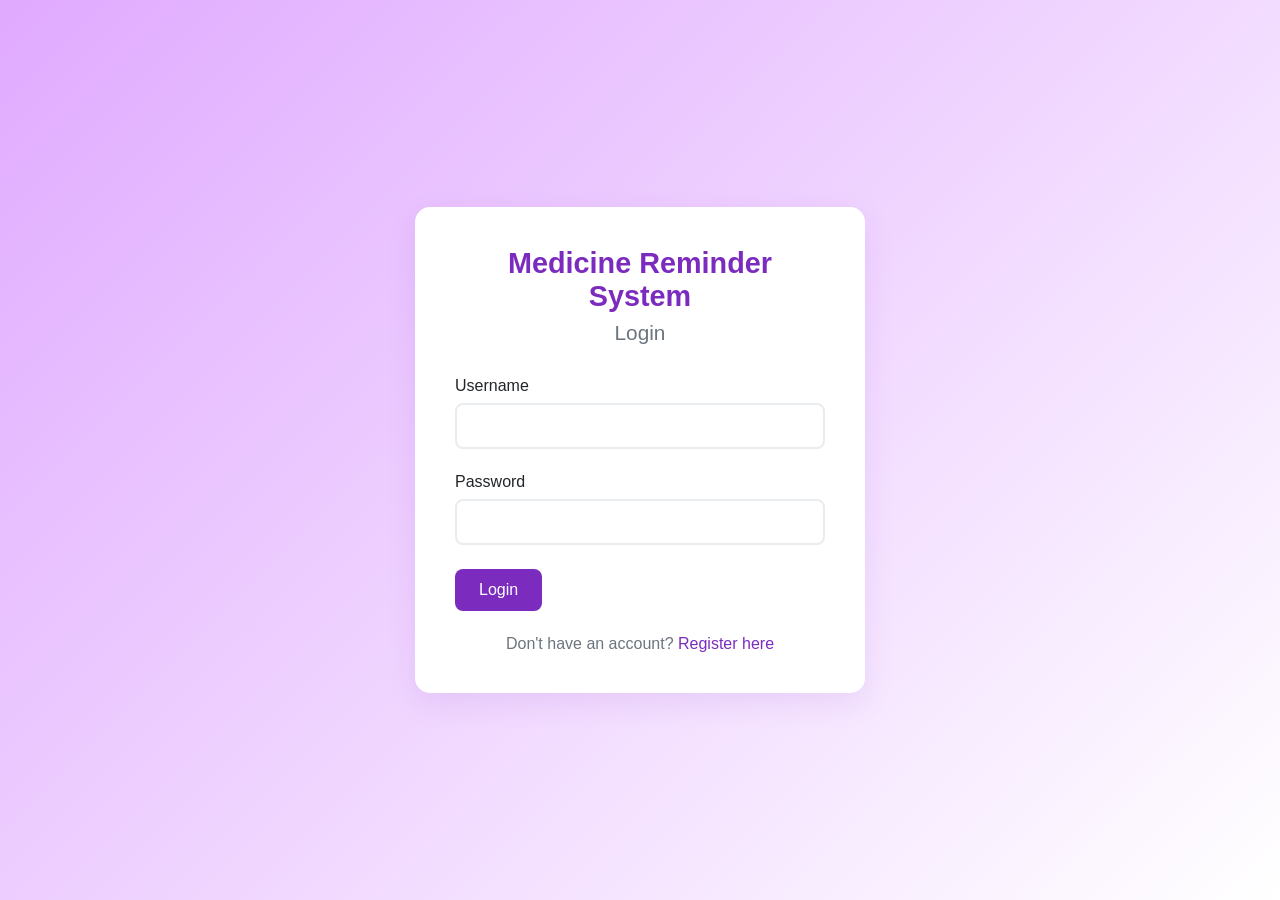
<file: medicine-reminder-system/frontend/index.html>
<!DOCTYPE html>
<html lang="en">
<head>
    <meta charset="UTF-8">
    <meta name="viewport" content="width=device-width, initial-scale=1.0">
    <title>Login - Medicine Reminder System</title>
    <link rel="stylesheet" href="css/style.css">
</head>
<body>
    <div class="auth-container">
        <div class="auth-box">
            <h1>Medicine Reminder System</h1>
            <h2>Login</h2>

            <div id="error-message" class="error-message" style="display: none;"></div>
            <div id="success-message" class="success-message" style="display: none;"></div>

            <form id="login-form">
                <div class="form-group">
                    <label for="username">Username</label>
                    <input type="text" id="username" name="username" required>
                </div>

                <div class="form-group">
                    <label for="password">Password</label>
                    <input type="password" id="password" name="password" required>
                </div>

                <button type="submit" class="btn btn-primary">Login</button>
            </form>

            <p class="auth-link">
                Don't have an account? <a href="register.html">Register here</a>
            </p>
        </div>
    </div>

    <script src="js/auth.js"></script>
    <script>
        // Handle login form submission
        document.getElementById('login-form').addEventListener('submit', async (e) => {
            e.preventDefault();

            const username = document.getElementById('username').value;
            const password = document.getElementById('password').value;

            try {
                const response = await fetch(`${API_URL}/login`, {
                    method: 'POST',
                    headers: {
                        'Content-Type': 'application/json'
                    },
                    body: JSON.stringify({ username, password })
                });

                const data = await response.json();

                if (response.ok) {
                    // Save token to localStorage
                    localStorage.setItem('token', data.access_token);
                    localStorage.setItem('user', JSON.stringify(data.user));

                    showSuccess('Login successful! Redirecting...');
                    setTimeout(() => {
                        window.location.href = 'dashboard.html';
                    }, 1000);
                } else {
                    showError(data.error || 'Login failed');
                }
            } catch (error) {
                showError('Network error. Please check if the server is running.');
            }
        });
    </script>
</body>
</html>
</file>
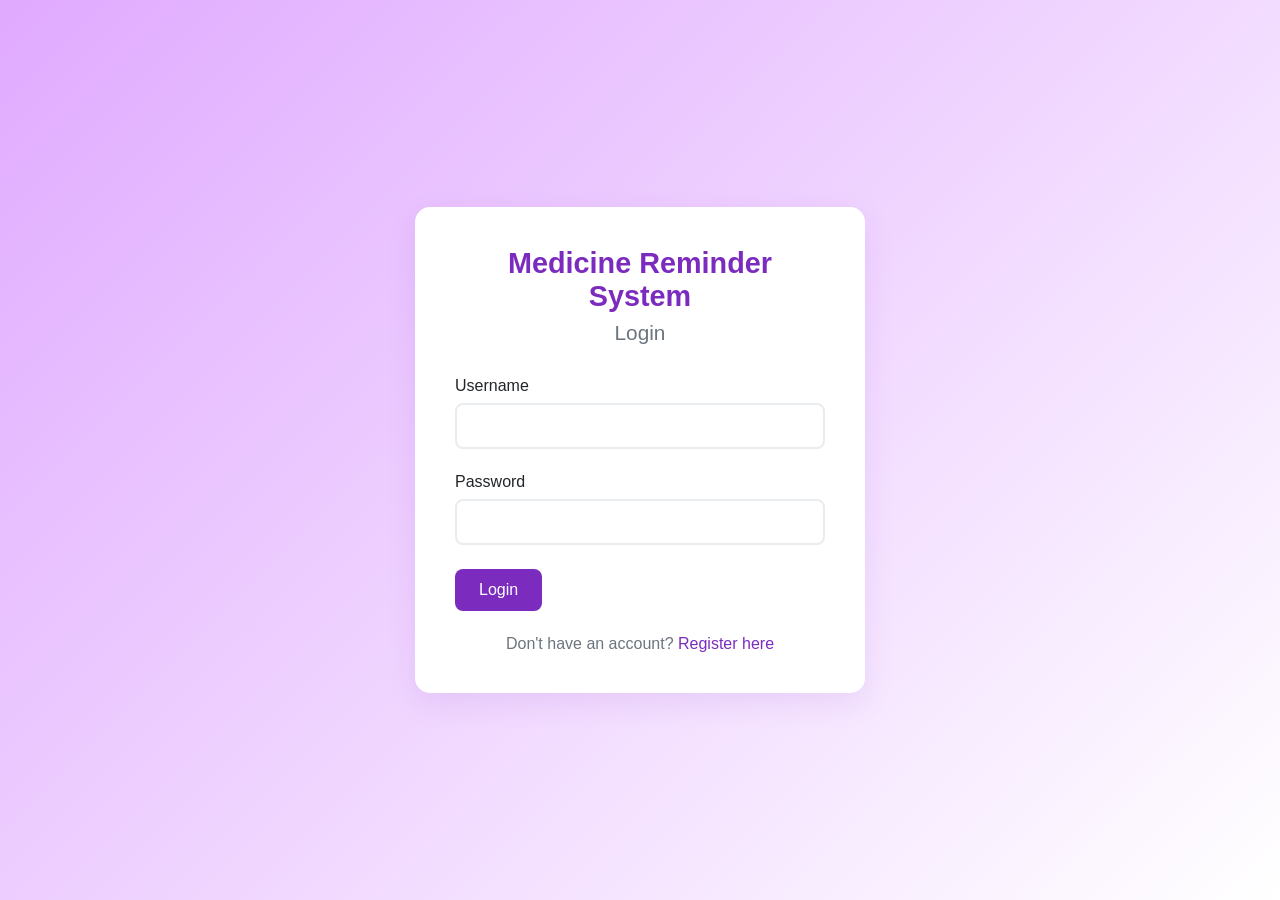
<file: medicine-reminder-system/frontend/add-doctor.html>
<!DOCTYPE html>
<html lang="en">
<head>
    <meta charset="UTF-8">
    <meta name="viewport" content="width=device-width, initial-scale=1.0">
    <title>Add Doctor - Medicine Reminder System</title>
    <link rel="stylesheet" href="css/style.css">
</head>
<body>
    <nav class="navbar">
        <div class="nav-container">
            <h1>Medicine Reminder System</h1>
            <div class="nav-links">
                <a href="dashboard.html">Dashboard</a>
                <a href="add-patient.html">Add Patient</a>
                <a href="add-doctor.html" class="active">Add Doctor</a>
                <a href="add-medicine.html">Add Medicine</a>
                <a href="timeline.html">Timeline</a>
                <a href="#" id="logout-btn">Logout</a>
            </div>
        </div>
    </nav>

    <div class="container">
        <div class="form-container">
            <h2>Add New Doctor</h2>

            <div id="error-message" class="error-message" style="display: none;"></div>
            <div id="success-message" class="success-message" style="display: none;"></div>

            <form id="doctor-form">
                <div class="form-group">
                    <label for="name">Doctor Name *</label>
                    <input type="text" id="name" name="name" required>
                </div>

                <div class="form-group">
                    <label for="specialization">Specialization *</label>
                    <input type="text" id="specialization" name="specialization" required placeholder="e.g., Cardiologist, General Physician">
                </div>

                <div class="form-group">
                    <label for="phone">Phone Number *</label>
                    <input type="tel" id="phone" name="phone" required>
                </div>

                <div class="form-group">
                    <label for="email">Email</label>
                    <input type="email" id="email" name="email">
                </div>

                <div class="form-group">
                    <label for="hospital">Hospital/Clinic</label>
                    <input type="text" id="hospital" name="hospital" placeholder="Name of hospital or clinic">
                </div>

                <div class="form-actions">
                    <button type="submit" class="btn btn-primary">Add Doctor</button>
                    <a href="dashboard.html" class="btn btn-secondary">Cancel</a>
                </div>
            </form>
        </div>
    </div>

    <script src="js/auth.js"></script>
    <script src="js/doctor.js"></script>
</body>
</html>
</file>
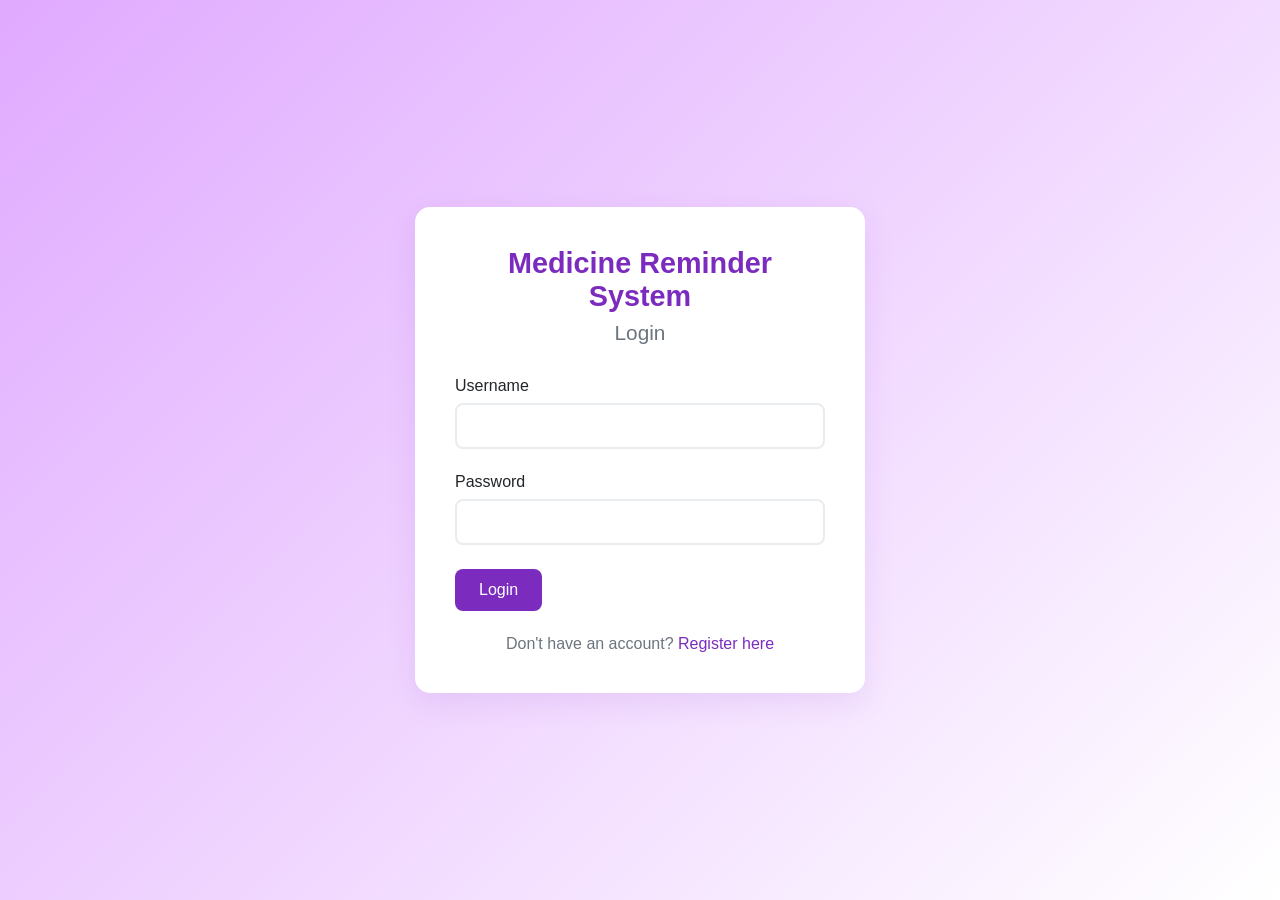
<file: medicine-reminder-system/frontend/add-medicine.html>
<!DOCTYPE html>
<html lang="en">
<head>
    <meta charset="UTF-8">
    <meta name="viewport" content="width=device-width, initial-scale=1.0">
    <title>Add Medicine - Medicine Reminder System</title>
    <link rel="stylesheet" href="css/style.css">
</head>
<body>
    <nav class="navbar">
        <div class="nav-container">
            <h1>Medicine Reminder System</h1>
            <div class="nav-links">
                <a href="dashboard.html">Dashboard</a>
                <a href="add-patient.html">Add Patient</a>
                <a href="add-doctor.html">Add Doctor</a>
                <a href="add-medicine.html" class="active">Add Medicine</a>
                <a href="timeline.html">Timeline</a>
                <a href="#" id="logout-btn">Logout</a>
            </div>
        </div>
    </nav>

    <div class="container">
        <div class="form-container">
            <h2>Add Medicine Reminder</h2>

            <!-- Step Indicator -->
            <div class="step-indicator">
                <div class="step active" id="step-indicator-1">
                    <div class="step-number">1</div>
                    <div class="step-label">Medicine Details</div>
                </div>
                <div class="step" id="step-indicator-2">
                    <div class="step-number">2</div>
                    <div class="step-label">Reminder Schedule</div>
                </div>
            </div>

            <div id="error-message" class="error-message" style="display: none;"></div>
            <div id="success-message" class="success-message" style="display: none;"></div>

            <!-- Step 1: Medicine Details -->
            <form id="medicine-form-step1" class="form-step active">
                <h3>Step 1: Medicine Details</h3>

                <div class="form-group">
                    <label for="patient_id">Select Patient *</label>
                    <select id="patient_id" name="patient_id" required>
                        <option value="">Loading patients...</option>
                    </select>
                </div>

                <div class="form-group">
                    <label for="doctor_id">Select Doctor *</label>
                    <select id="doctor_id" name="doctor_id" required>
                        <option value="">Loading doctors...</option>
                    </select>
                </div>

                <div class="form-group">
                    <label for="medicine_name">Medicine Name *</label>
                    <input type="text" id="medicine_name" name="medicine_name" required placeholder="e.g., Aspirin, Paracetamol">
                </div>

                <div class="form-group">
                    <label for="dosage">Dosage *</label>
                    <input type="text" id="dosage" name="dosage" required placeholder="e.g., 500mg, 2 tablets">
                </div>

                <div class="form-group">
                    <label for="frequency">Frequency *</label>
                    <input type="text" id="frequency" name="frequency" required placeholder="e.g., 3 times a day, Every 8 hours">
                </div>

                <div class="form-group">
                    <label for="time">Time of Day</label>
                    <input type="text" id="time" name="time" placeholder="e.g., Morning, Afternoon, Night">
                </div>

                <div class="form-actions">
                    <button type="button" class="btn btn-primary" id="next-step-btn">Next Step</button>
                    <a href="dashboard.html" class="btn btn-secondary">Cancel</a>
                </div>
            </form>

            <!-- Step 2: Reminder Schedule -->
            <form id="medicine-form-step2" class="form-step">
                <h3>Step 2: Reminder Schedule</h3>

                <div class="form-row">
                    <div class="form-group">
                        <label for="start_date">Start Date *</label>
                        <input type="date" id="start_date" name="start_date" required>
                    </div>

                    <div class="form-group">
                        <label for="end_date">End Date</label>
                        <input type="date" id="end_date" name="end_date">
                    </div>
                </div>

                <div class="form-group">
                    <label for="status">Status</label>
                    <select id="status" name="status">
                        <option value="active">Active</option>
                        <option value="completed">Completed</option>
                        <option value="discontinued">Discontinued</option>
                    </select>
                </div>

                <div class="reminder-times-section">
                    <label>Add Reminder Times</label>
                    <div id="reminder-times-list">
                        <div class="reminder-time-item">
                            <input type="datetime-local" class="reminder-time-input" required>
                            <button type="button" class="btn-remove-time" onclick="removeReminderTime(this)">Remove</button>
                        </div>
                    </div>
                    <button type="button" class="btn btn-secondary" id="add-reminder-time-btn">Add Another Time</button>
                </div>

                <div class="form-actions">
                    <button type="button" class="btn btn-secondary" id="prev-step-btn">Previous</button>
                    <button type="submit" class="btn btn-primary">Add Medicine & Reminders</button>
                </div>
            </form>
        </div>
    </div>

    <script src="js/auth.js"></script>
    <script src="js/medicine.js"></script>
</body>
</html>
</file>
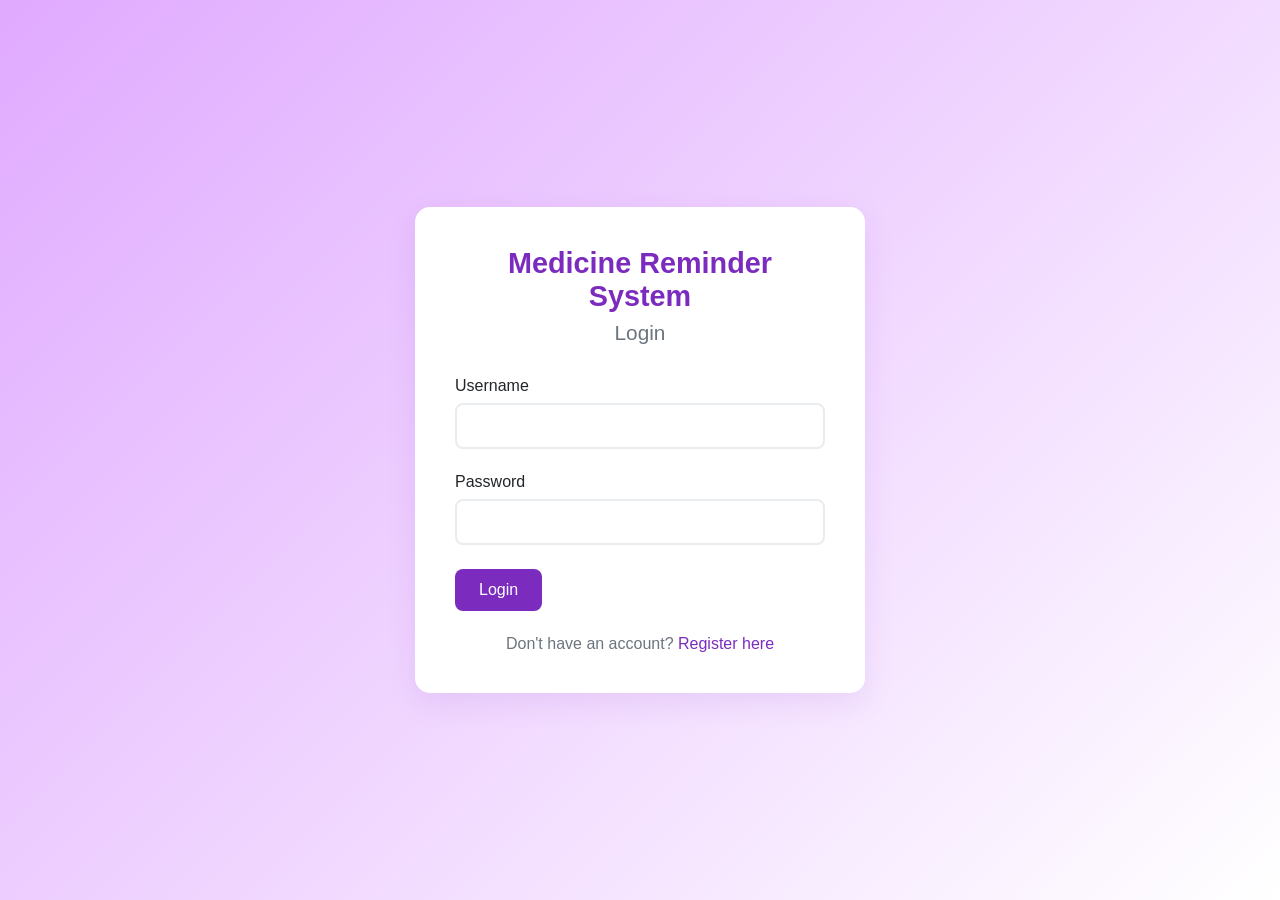
<file: medicine-reminder-system/frontend/add-patient.html>
<!DOCTYPE html>
<html lang="en">
<head>
    <meta charset="UTF-8">
    <meta name="viewport" content="width=device-width, initial-scale=1.0">
    <title>Add Patient - Medicine Reminder System</title>
    <link rel="stylesheet" href="css/style.css">
</head>
<body>
    <nav class="navbar">
        <div class="nav-container">
            <h1>Medicine Reminder System</h1>
            <div class="nav-links">
                <a href="dashboard.html">Dashboard</a>
                <a href="add-patient.html" class="active">Add Patient</a>
                <a href="add-doctor.html">Add Doctor</a>
                <a href="add-medicine.html">Add Medicine</a>
                <a href="timeline.html">Timeline</a>
                <a href="#" id="logout-btn">Logout</a>
            </div>
        </div>
    </nav>

    <div class="container">
        <div class="form-container">
            <h2>Add New Patient</h2>

            <div id="error-message" class="error-message" style="display: none;"></div>
            <div id="success-message" class="success-message" style="display: none;"></div>

            <form id="patient-form">
                <div class="form-group">
                    <label for="name">Patient Name *</label>
                    <input type="text" id="name" name="name" required>
                </div>

                <div class="form-row">
                    <div class="form-group">
                        <label for="age">Age *</label>
                        <input type="number" id="age" name="age" required min="1" max="150">
                    </div>

                    <div class="form-group">
                        <label for="gender">Gender *</label>
                        <select id="gender" name="gender" required>
                            <option value="">Select Gender</option>
                            <option value="Male">Male</option>
                            <option value="Female">Female</option>
                            <option value="Other">Other</option>
                        </select>
                    </div>
                </div>

                <div class="form-group">
                    <label for="phone">Phone Number *</label>
                    <input type="tel" id="phone" name="phone" required>
                </div>

                <div class="form-group">
                    <label for="address">Address</label>
                    <textarea id="address" name="address" rows="3"></textarea>
                </div>

                <div class="form-group">
                    <label for="medical_history">Medical History</label>
                    <textarea id="medical_history" name="medical_history" rows="4" placeholder="Any allergies, chronic conditions, past surgeries, etc."></textarea>
                </div>

                <div class="form-actions">
                    <button type="submit" class="btn btn-primary">Add Patient</button>
                    <a href="dashboard.html" class="btn btn-secondary">Cancel</a>
                </div>
            </form>
        </div>
    </div>

    <script src="js/auth.js"></script>
    <script src="js/patient.js"></script>
</body>
</html>
</file>
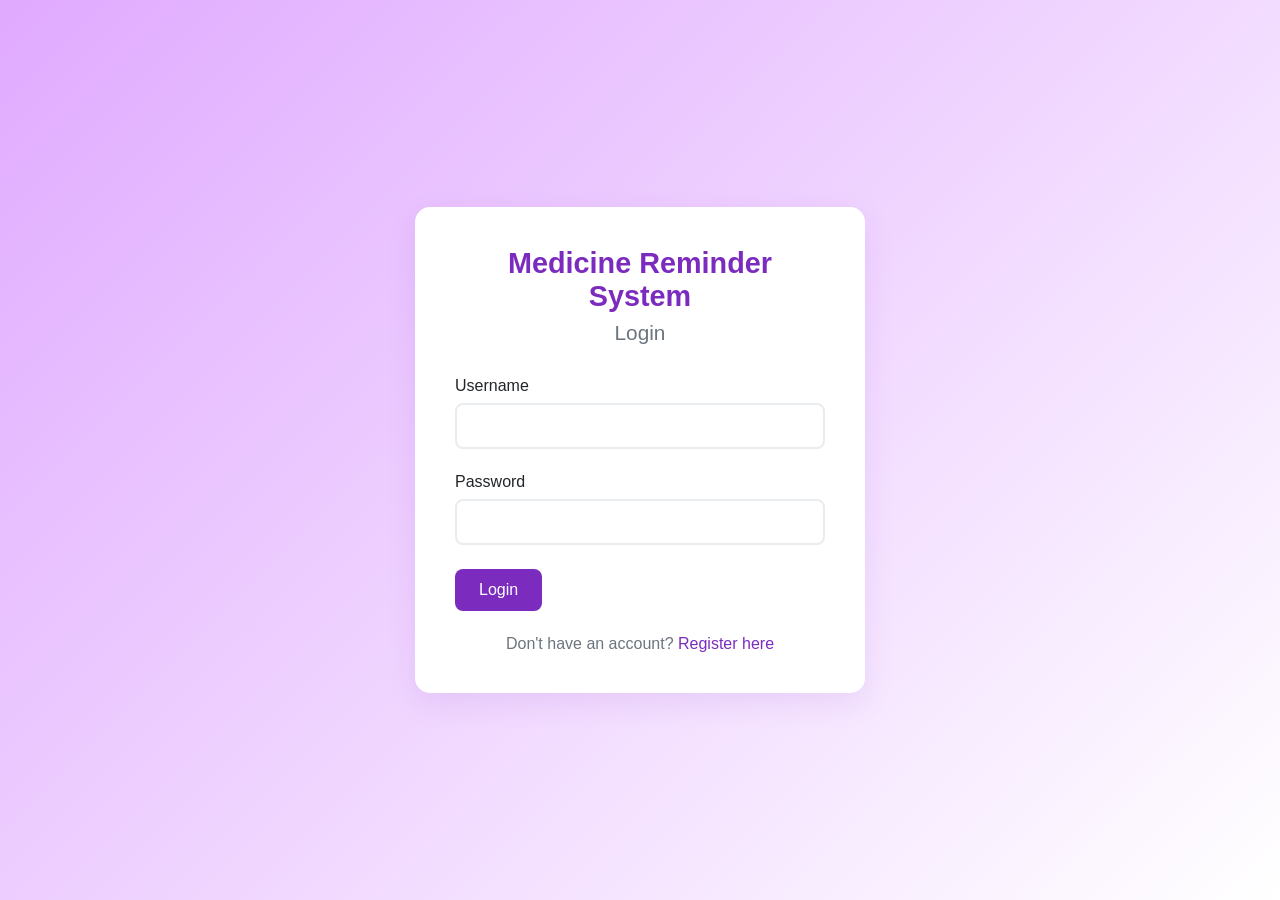
<file: medicine-reminder-system/frontend/dashboard.html>
<!DOCTYPE html>
<html lang="en">
<head>
    <meta charset="UTF-8">
    <meta name="viewport" content="width=device-width, initial-scale=1.0">
    <title>Dashboard - Medicine Reminder System</title>
    <link rel="stylesheet" href="css/style.css">
</head>
<body>
    <nav class="navbar">
        <div class="nav-container">
            <h1>Medicine Reminder System</h1>
            <div class="nav-links">
                <a href="dashboard.html" class="active">Dashboard</a>
                <a href="add-patient.html">Add Patient</a>
                <a href="add-doctor.html">Add Doctor</a>
                <a href="add-medicine.html">Add Medicine</a>
                <a href="timeline.html">Timeline</a>
                <a href="#" id="logout-btn">Logout</a>
            </div>
        </div>
    </nav>

    <div class="container">
        <div class="welcome-section">
            <h2>Welcome, <span id="username"></span>!</h2>
            <p>Manage your medicine reminders efficiently</p>
        </div>

        <div id="error-message" class="error-message" style="display: none;"></div>

        <!-- Statistics Cards -->
        <div class="stats-grid">
            <div class="stat-card">
                <h3 id="patient-count">0</h3>
                <p>Patients</p>
            </div>
            <div class="stat-card">
                <h3 id="doctor-count">0</h3>
                <p>Doctors</p>
            </div>
            <div class="stat-card">
                <h3 id="medicine-count">0</h3>
                <p>Total Medicines</p>
            </div>
            <div class="stat-card">
                <h3 id="reminder-count">0</h3>
                <p>Today's Reminders</p>
            </div>
        </div>

        <!-- Patients Section -->
        <div class="section">
            <h3>My Patients</h3>
            <div id="patients-list" class="cards-grid">
                <p class="empty-message">No patients added yet. <a href="add-patient.html">Add your first patient</a></p>
            </div>
        </div>

        <!-- Doctors Section -->
        <div class="section">
            <h3>Assigned Doctors</h3>
            <div id="doctors-list" class="cards-grid">
                <p class="empty-message">No doctors assigned yet. <a href="add-doctor.html">Add a doctor</a></p>
            </div>
        </div>

        <!-- Today's Reminders Section -->
        <div class="section">
            <h3>Today's Medicine Reminders</h3>
            <div id="today-reminders" class="reminders-list">
                <p class="empty-message">No reminders for today</p>
            </div>
        </div>
    </div>

    <script src="js/auth.js"></script>
    <script src="js/dashboard.js"></script>
</body>
</html>
</file>
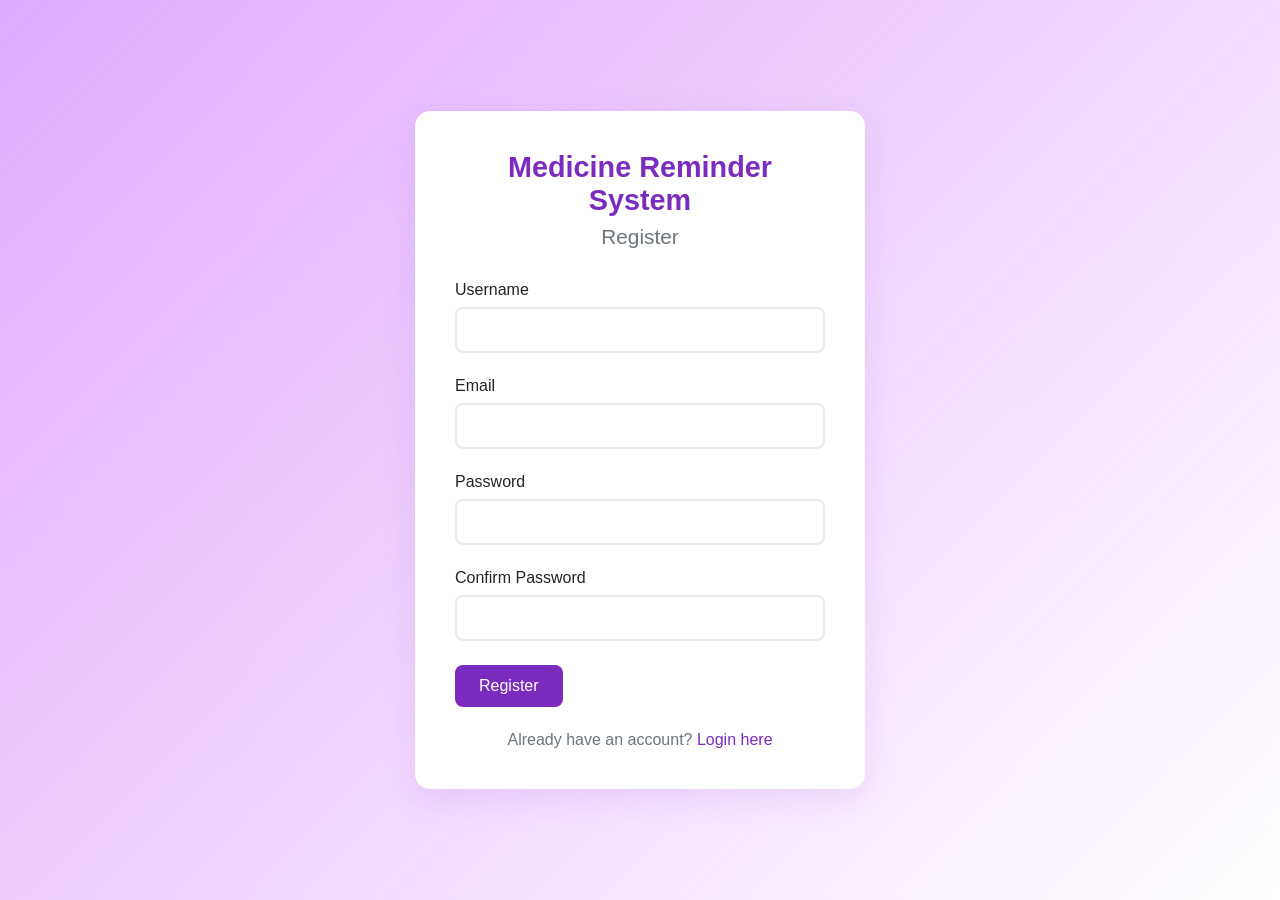
<file: medicine-reminder-system/frontend/register.html>
<!DOCTYPE html>
<html lang="en">
<head>
    <meta charset="UTF-8">
    <meta name="viewport" content="width=device-width, initial-scale=1.0">
    <title>Register - Medicine Reminder System</title>
    <link rel="stylesheet" href="css/style.css">
</head>
<body>
    <div class="auth-container">
        <div class="auth-box">
            <h1>Medicine Reminder System</h1>
            <h2>Register</h2>

            <div id="error-message" class="error-message" style="display: none;"></div>
            <div id="success-message" class="success-message" style="display: none;"></div>

            <form id="register-form">
                <div class="form-group">
                    <label for="username">Username</label>
                    <input type="text" id="username" name="username" required minlength="3">
                </div>

                <div class="form-group">
                    <label for="email">Email</label>
                    <input type="email" id="email" name="email" required>
                </div>

                <div class="form-group">
                    <label for="password">Password</label>
                    <input type="password" id="password" name="password" required minlength="6">
                </div>

                <div class="form-group">
                    <label for="confirm-password">Confirm Password</label>
                    <input type="password" id="confirm-password" name="confirm-password" required>
                </div>

                <button type="submit" class="btn btn-primary">Register</button>
            </form>

            <p class="auth-link">
                Already have an account? <a href="index.html">Login here</a>
            </p>
        </div>
    </div>

    <script src="js/auth.js"></script>
    <script>
        // Handle register form submission
        document.getElementById('register-form').addEventListener('submit', async (e) => {
            e.preventDefault();

            const username = document.getElementById('username').value;
            const email = document.getElementById('email').value;
            const password = document.getElementById('password').value;
            const confirmPassword = document.getElementById('confirm-password').value;

            // Validate passwords match
            if (password !== confirmPassword) {
                showError('Passwords do not match');
                return;
            }

            try {
                const response = await fetch(`${API_URL}/register`, {
                    method: 'POST',
                    headers: {
                        'Content-Type': 'application/json'
                    },
                    body: JSON.stringify({ username, email, password })
                });

                const data = await response.json();

                if (response.ok) {
                    showSuccess('Registration successful! Redirecting to login...');
                    setTimeout(() => {
                        window.location.href = 'index.html';
                    }, 2000);
                } else {
                    showError(data.error || 'Registration failed');
                }
            } catch (error) {
                showError('Network error. Please check if the server is running.');
            }
        });
    </script>
</body>
</html>
</file>
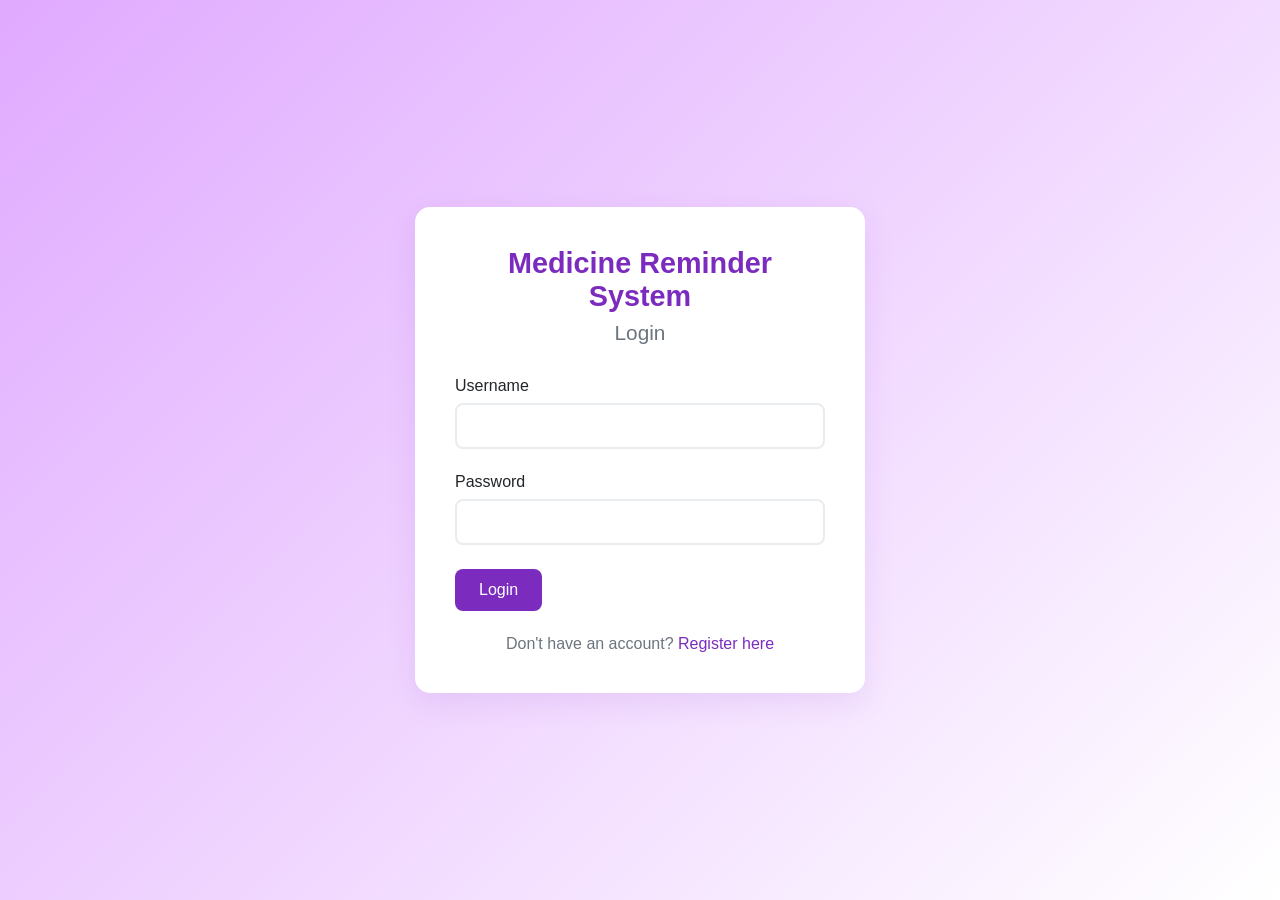
<file: medicine-reminder-system/frontend/timeline.html>
<!DOCTYPE html>
<html lang="en">
<head>
    <meta charset="UTF-8">
    <meta name="viewport" content="width=device-width, initial-scale=1.0">
    <title>Timeline - Medicine Reminder System</title>
    <link rel="stylesheet" href="css/style.css">
</head>
<body>
    <nav class="navbar">
        <div class="nav-container">
            <h1>Medicine Reminder System</h1>
            <div class="nav-links">
                <a href="dashboard.html">Dashboard</a>
                <a href="add-patient.html">Add Patient</a>
                <a href="add-doctor.html">Add Doctor</a>
                <a href="add-medicine.html">Add Medicine</a>
                <a href="timeline.html" class="active">Timeline</a>
                <a href="#" id="logout-btn">Logout</a>
            </div>
        </div>
    </nav>

    <div class="container">
        <div class="timeline-header">
            <h2>Medicine Reminder Timeline</h2>
            <p>All your upcoming medicine reminders in chronological order</p>
        </div>

        <div id="error-message" class="error-message" style="display: none;"></div>

        <!-- Filter Options -->
        <div class="filter-section">
            <div class="filter-group">
                <label for="status-filter">Filter by Status:</label>
                <select id="status-filter">
                    <option value="all">All Reminders</option>
                    <option value="pending">Pending</option>
                    <option value="completed">Completed</option>
                    <option value="missed">Missed</option>
                </select>
            </div>
        </div>

        <!-- Timeline View -->
        <div class="timeline-container" id="timeline-container">
            <p class="empty-message">Loading reminders...</p>
        </div>
    </div>

    <script src="js/auth.js"></script>
    <script src="js/timeline.js"></script>
</body>
</html>
</file>
<file: medicine-reminder-system/frontend/css/style.css>
/*
   Medicine Reminder System - Main Stylesheet
   Color Theme: Purple and White
*/

/* ==================== ROOT VARIABLES ==================== */
:root {
    --primary-purple: #7B2CBF;
    --light-purple: #9D4EDD;
    --lighter-purple: #C77DFF;
    --lightest-purple: #E0AAFF;
    --dark-purple: #5A189A;
    --white: #FFFFFF;
    --light-gray: #F8F9FA;
    --gray: #E9ECEF;
    --dark-gray: #6C757D;
    --text-dark: #212529;
    --success: #28A745;
    --error: #DC3545;
    --warning: #FFC107;
    --shadow: rgba(123, 44, 191, 0.1);
}

/* ==================== GLOBAL STYLES ==================== */
* {
    margin: 0;
    padding: 0;
    box-sizing: border-box;
}

body {
    font-family: 'Segoe UI', Tahoma, Geneva, Verdana, sans-serif;
    background: linear-gradient(135deg, var(--lightest-purple) 0%, var(--white) 100%);
    min-height: 100vh;
    color: var(--text-dark);
}

a {
    color: var(--primary-purple);
    text-decoration: none;
}

a:hover {
    color: var(--dark-purple);
    text-decoration: underline;
}

/* ==================== NAVIGATION BAR ==================== */
.navbar {
    background-color: var(--primary-purple);
    color: var(--white);
    padding: 1rem 0;
    box-shadow: 0 2px 10px var(--shadow);
}

.nav-container {
    max-width: 1200px;
    margin: 0 auto;
    padding: 0 2rem;
    display: flex;
    justify-content: space-between;
    align-items: center;
    flex-wrap: wrap;
}

.navbar h1 {
    font-size: 1.5rem;
    margin: 0;
}

.nav-links {
    display: flex;
    gap: 1.5rem;
    align-items: center;
}

.nav-links a {
    color: var(--white);
    text-decoration: none;
    padding: 0.5rem 1rem;
    border-radius: 5px;
    transition: background-color 0.3s;
}

.nav-links a:hover,
.nav-links a.active {
    background-color: var(--light-purple);
    text-decoration: none;
}

/* ==================== AUTHENTICATION PAGES ==================== */
.auth-container {
    display: flex;
    justify-content: center;
    align-items: center;
    min-height: 100vh;
    padding: 2rem;
}

.auth-box {
    background: var(--white);
    padding: 2.5rem;
    border-radius: 15px;
    box-shadow: 0 10px 30px var(--shadow);
    width: 100%;
    max-width: 450px;
}

.auth-box h1 {
    color: var(--primary-purple);
    text-align: center;
    margin-bottom: 0.5rem;
    font-size: 1.8rem;
}

.auth-box h2 {
    color: var(--dark-gray);
    text-align: center;
    margin-bottom: 2rem;
    font-size: 1.3rem;
    font-weight: normal;
}

.auth-link {
    text-align: center;
    margin-top: 1.5rem;
    color: var(--dark-gray);
}

/* ==================== MAIN CONTAINER ==================== */
.container {
    max-width: 1200px;
    margin: 2rem auto;
    padding: 0 2rem;
}

.welcome-section {
    background: var(--white);
    padding: 2rem;
    border-radius: 15px;
    box-shadow: 0 5px 20px var(--shadow);
    margin-bottom: 2rem;
}

.welcome-section h2 {
    color: var(--primary-purple);
    margin-bottom: 0.5rem;
}

.welcome-section p {
    color: var(--dark-gray);
}

/* ==================== FORMS ==================== */
.form-container {
    background: var(--white);
    padding: 2.5rem;
    border-radius: 15px;
    box-shadow: 0 10px 30px var(--shadow);
    max-width: 700px;
    margin: 0 auto;
}

.form-container h2 {
    color: var(--primary-purple);
    margin-bottom: 2rem;
    text-align: center;
}

.form-container h3 {
    color: var(--light-purple);
    margin-bottom: 1.5rem;
}

.form-group {
    margin-bottom: 1.5rem;
}

.form-group label {
    display: block;
    margin-bottom: 0.5rem;
    color: var(--text-dark);
    font-weight: 500;
}

.form-group input,
.form-group select,
.form-group textarea {
    width: 100%;
    padding: 0.75rem;
    border: 2px solid var(--gray);
    border-radius: 8px;
    font-size: 1rem;
    transition: border-color 0.3s;
}

.form-group input:focus,
.form-group select:focus,
.form-group textarea:focus {
    outline: none;
    border-color: var(--primary-purple);
}

.form-row {
    display: grid;
    grid-template-columns: 1fr 1fr;
    gap: 1rem;
}

.form-actions {
    display: flex;
    gap: 1rem;
    margin-top: 2rem;
}

/* ==================== BUTTONS ==================== */
.btn {
    padding: 0.75rem 1.5rem;
    border: none;
    border-radius: 8px;
    font-size: 1rem;
    cursor: pointer;
    transition: all 0.3s;
    text-decoration: none;
    display: inline-block;
    text-align: center;
}

.btn-primary {
    background-color: var(--primary-purple);
    color: var(--white);
}

.btn-primary:hover {
    background-color: var(--dark-purple);
    transform: translateY(-2px);
    box-shadow: 0 5px 15px var(--shadow);
}

.btn-secondary {
    background-color: var(--gray);
    color: var(--text-dark);
}

.btn-secondary:hover {
    background-color: var(--dark-gray);
    color: var(--white);
}

.btn-remove-time {
    background-color: var(--error);
    color: var(--white);
    padding: 0.5rem 1rem;
    border: none;
    border-radius: 5px;
    cursor: pointer;
    font-size: 0.9rem;
}

.btn-remove-time:hover {
    background-color: #C82333;
}

/* ==================== MESSAGES ==================== */
.error-message {
    background-color: #F8D7DA;
    color: var(--error);
    padding: 1rem;
    border-radius: 8px;
    margin-bottom: 1.5rem;
    border-left: 4px solid var(--error);
}

.success-message {
    background-color: #D4EDDA;
    color: var(--success);
    padding: 1rem;
    border-radius: 8px;
    margin-bottom: 1.5rem;
    border-left: 4px solid var(--success);
}

.empty-message {
    text-align: center;
    color: var(--dark-gray);
    padding: 2rem;
}

/* ==================== STATISTICS CARDS ==================== */
.stats-grid {
    display: grid;
    grid-template-columns: repeat(auto-fit, minmax(200px, 1fr));
    gap: 1.5rem;
    margin-bottom: 2rem;
}

.stat-card {
    background: var(--white);
    padding: 1.5rem;
    border-radius: 12px;
    box-shadow: 0 5px 15px var(--shadow);
    text-align: center;
    transition: transform 0.3s;
}

.stat-card:hover {
    transform: translateY(-5px);
}

.stat-card h3 {
    color: var(--primary-purple);
    font-size: 2.5rem;
    margin-bottom: 0.5rem;
}

.stat-card p {
    color: var(--dark-gray);
    font-size: 1rem;
}

/* ==================== SECTIONS ==================== */
.section {
    background: var(--white);
    padding: 2rem;
    border-radius: 15px;
    box-shadow: 0 5px 20px var(--shadow);
    margin-bottom: 2rem;
}

.section h3 {
    color: var(--primary-purple);
    margin-bottom: 1.5rem;
    font-size: 1.5rem;
}

/* ==================== CARDS GRID ==================== */
.cards-grid {
    display: grid;
    grid-template-columns: repeat(auto-fill, minmax(300px, 1fr));
    gap: 1.5rem;
}

.card {
    background: var(--light-gray);
    padding: 1.5rem;
    border-radius: 10px;
    border-left: 4px solid var(--primary-purple);
    transition: transform 0.3s;
}

.card:hover {
    transform: translateY(-3px);
    box-shadow: 0 5px 15px var(--shadow);
}

.card h4 {
    color: var(--primary-purple);
    margin-bottom: 0.75rem;
}

.card p {
    color: var(--dark-gray);
    margin-bottom: 0.5rem;
    font-size: 0.95rem;
}

.card .card-label {
    font-weight: 600;
    color: var(--text-dark);
}

/* ==================== REMINDER LIST ==================== */
.reminders-list {
    display: flex;
    flex-direction: column;
    gap: 1rem;
}

.reminder-item {
    background: var(--light-gray);
    padding: 1.5rem;
    border-radius: 10px;
    border-left: 4px solid var(--light-purple);
    display: flex;
    justify-content: space-between;
    align-items: center;
}

.reminder-info h4 {
    color: var(--primary-purple);
    margin-bottom: 0.5rem;
}

.reminder-info p {
    color: var(--dark-gray);
    font-size: 0.9rem;
    margin-bottom: 0.3rem;
}

.reminder-status {
    padding: 0.5rem 1rem;
    border-radius: 20px;
    font-size: 0.85rem;
    font-weight: 600;
}

.status-pending {
    background-color: var(--warning);
    color: var(--text-dark);
}

.status-completed {
    background-color: var(--success);
    color: var(--white);
}

.status-missed {
    background-color: var(--error);
    color: var(--white);
}

/* ==================== STEP INDICATOR ==================== */
.step-indicator {
    display: flex;
    justify-content: space-between;
    margin-bottom: 2rem;
    position: relative;
}

.step-indicator::before {
    content: '';
    position: absolute;
    top: 20px;
    left: 25%;
    right: 25%;
    height: 2px;
    background-color: var(--gray);
    z-index: 0;
}

.step {
    flex: 1;
    text-align: center;
    position: relative;
    z-index: 1;
}

.step-number {
    width: 40px;
    height: 40px;
    border-radius: 50%;
    background-color: var(--gray);
    color: var(--dark-gray);
    display: inline-flex;
    align-items: center;
    justify-content: center;
    font-weight: bold;
    margin-bottom: 0.5rem;
}

.step.active .step-number {
    background-color: var(--primary-purple);
    color: var(--white);
}

.step-label {
    color: var(--dark-gray);
    font-size: 0.9rem;
}

.step.active .step-label {
    color: var(--primary-purple);
    font-weight: 600;
}

.form-step {
    display: none;
}

.form-step.active {
    display: block;
}

/* ==================== REMINDER TIMES SECTION ==================== */
.reminder-times-section {
    margin: 2rem 0;
    padding: 1.5rem;
    background-color: var(--light-gray);
    border-radius: 10px;
}

.reminder-times-section label {
    display: block;
    font-weight: 600;
    margin-bottom: 1rem;
    color: var(--text-dark);
}

#reminder-times-list {
    display: flex;
    flex-direction: column;
    gap: 1rem;
    margin-bottom: 1rem;
}

.reminder-time-item {
    display: flex;
    gap: 1rem;
    align-items: center;
}

.reminder-time-input {
    flex: 1;
    padding: 0.75rem;
    border: 2px solid var(--gray);
    border-radius: 8px;
    font-size: 1rem;
}

/* ==================== TIMELINE VIEW ==================== */
.timeline-header {
    text-align: center;
    margin-bottom: 2rem;
}

.timeline-header h2 {
    color: var(--primary-purple);
    margin-bottom: 0.5rem;
}

.timeline-header p {
    color: var(--dark-gray);
}

.filter-section {
    background: var(--white);
    padding: 1.5rem;
    border-radius: 12px;
    box-shadow: 0 5px 15px var(--shadow);
    margin-bottom: 2rem;
}

.filter-group {
    display: flex;
    align-items: center;
    gap: 1rem;
}

.filter-group label {
    font-weight: 600;
    color: var(--text-dark);
}

.filter-group select {
    padding: 0.5rem 1rem;
    border: 2px solid var(--gray);
    border-radius: 8px;
    font-size: 1rem;
}

.timeline-container {
    background: var(--white);
    padding: 2rem;
    border-radius: 15px;
    box-shadow: 0 5px 20px var(--shadow);
}

.timeline {
    position: relative;
    padding-left: 2rem;
}

.timeline::before {
    content: '';
    position: absolute;
    left: 0;
    top: 0;
    bottom: 0;
    width: 3px;
    background: var(--lighter-purple);
}

.timeline-item {
    position: relative;
    margin-bottom: 2rem;
    padding-left: 2rem;
}

.timeline-item::before {
    content: '';
    position: absolute;
    left: -2.5rem;
    top: 0;
    width: 15px;
    height: 15px;
    border-radius: 50%;
    background: var(--primary-purple);
    border: 3px solid var(--white);
    box-shadow: 0 0 0 3px var(--lighter-purple);
}

.timeline-date {
    color: var(--light-purple);
    font-weight: 600;
    margin-bottom: 0.5rem;
    font-size: 1.1rem;
}

.timeline-content {
    background: var(--light-gray);
    padding: 1.5rem;
    border-radius: 10px;
    border-left: 4px solid var(--light-purple);
}

.timeline-content h4 {
    color: var(--primary-purple);
    margin-bottom: 0.75rem;
}

.timeline-content p {
    color: var(--dark-gray);
    margin-bottom: 0.5rem;
    font-size: 0.95rem;
}

.timeline-actions {
    margin-top: 1rem;
    display: flex;
    gap: 0.5rem;
}

/* ==================== RESPONSIVE DESIGN ==================== */
@media (max-width: 768px) {
    .nav-container {
        flex-direction: column;
        gap: 1rem;
    }

    .nav-links {
        flex-wrap: wrap;
        justify-content: center;
    }

    .form-row {
        grid-template-columns: 1fr;
    }

    .stats-grid {
        grid-template-columns: repeat(2, 1fr);
    }

    .cards-grid {
        grid-template-columns: 1fr;
    }

    .reminder-item {
        flex-direction: column;
        align-items: flex-start;
        gap: 1rem;
    }

    .step-indicator::before {
        display: none;
    }
}

@media (max-width: 480px) {
    .stats-grid {
        grid-template-columns: 1fr;
    }

    .container {
        padding: 0 1rem;
    }

    .auth-box {
        padding: 1.5rem;
    }

    .form-actions {
        flex-direction: column;
    }
}
</file>
